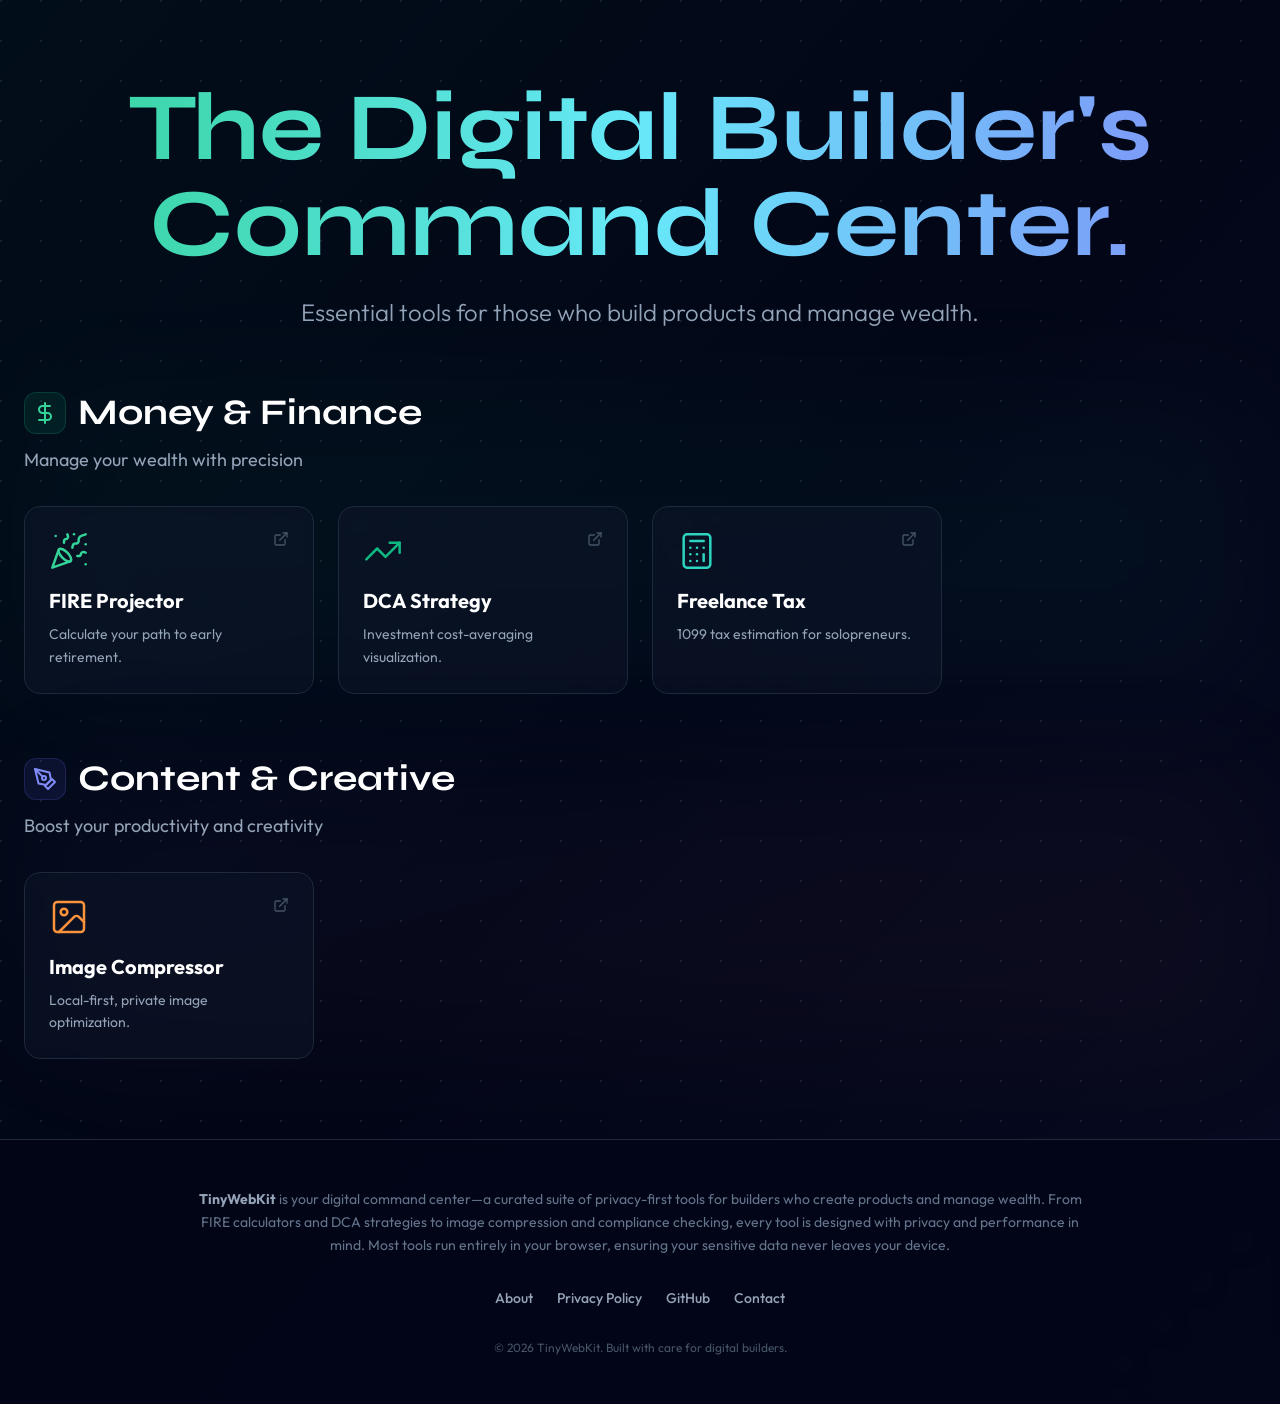
<file: index.html>
<!doctype html>
<html lang="en">

<head>
    <meta charset="UTF-8" />
    <link rel="icon" type="image/svg+xml" href="/vite.svg" />
    <meta name="viewport" content="width=device-width, initial-scale=1.0" />

    <!-- SEO Meta Tags -->
    <title>TinyWebKit - Tiny Tools, Big Impact | Privacy-First Utilities</title>
    <meta name="description"
        content="A curated collection of lightweight, privacy-focused web utilities for developers, creators, and investors. DCA Calculator, FIRE Calculator, Tax Estimator, and more." />
    <meta name="keywords"
        content="web tools, privacy tools, DCA calculator, FIRE calculator, tax calculator, image compressor, developer tools" />
    <script async src="https://pagead2.googlesyndication.com/pagead/js/adsbygoogle.js?client=ca-pub-9927585604543555"
        crossorigin="anonymous"></script>

    <!-- Open Graph -->
    <meta property="og:title" content="TinyWebKit - Tiny Tools, Big Impact" />
    <meta property="og:description"
        content="Privacy-first utilities for digital builders. Financial calculators, tax tools, and more." />
    <meta property="og:type" content="website" />
    <meta property="og:url" content="https://tinywebkit.com" />

    <!-- Twitter Card -->
    <meta name="twitter:card" content="summary_large_image" />
    <meta name="twitter:title" content="TinyWebKit - Tiny Tools, Big Impact" />
    <meta name="twitter:description" content="Privacy-first utilities for digital builders." />
  <script type="module" crossorigin src="/assets/index-DqkuJpaQ.js"></script>
  <link rel="stylesheet" crossorigin href="/assets/index-BKKA95VR.css">
</head>

<body>
    <div id="root"></div>
</body>

</html>
</file>
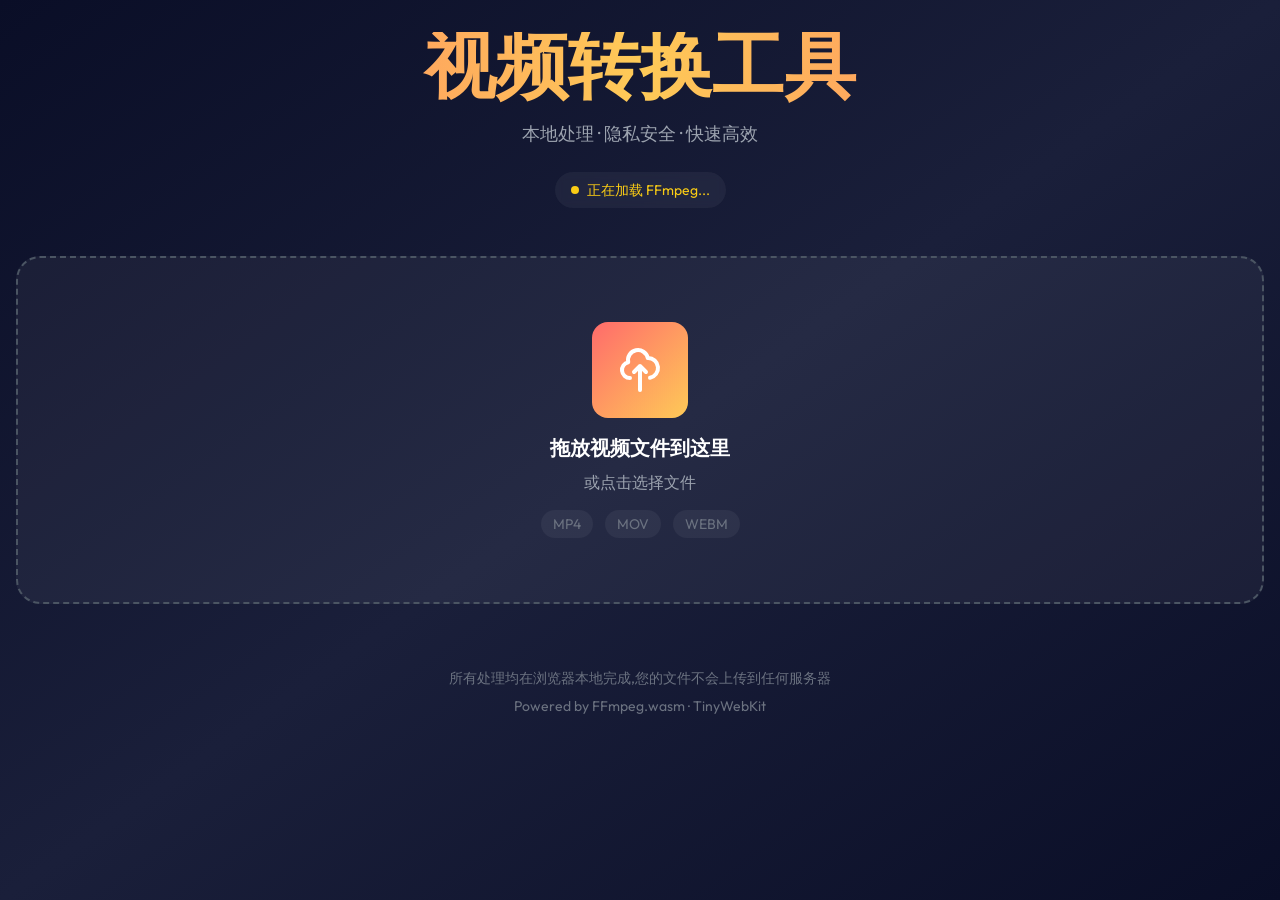
<file: localgifmaker/index.html>
<!doctype html>
<html lang="zh-CN">
  <head>
    <meta charset="UTF-8" />
    <link rel="icon" type="image/svg+xml" href="/vite.svg" />
    <meta name="viewport" content="width=device-width, initial-scale=1.0" />
    <title>本地视频转换器 & GIF制作工具</title>
    <link rel="preconnect" href="https://fonts.googleapis.com">
    <link rel="preconnect" href="https://fonts.gstatic.com" crossorigin>
    <link href="https://fonts.googleapis.com/css2?family=Outfit:wght@300;400;500;600;700&family=Syne:wght@600;700;800&display=swap" rel="stylesheet">
    <script type="module" crossorigin src="/localgifmaker/assets/index-Cc7WjFg0.js"></script>
    <link rel="stylesheet" crossorigin href="/localgifmaker/assets/index-BzmR9wPk.css">
  </head>
  <body>
    <div id="root"></div>
  </body>
</html>
</file>
<file: assets/index-BKKA95VR.css>
@import"https://fonts.googleapis.com/css2?family=Outfit:wght@300;400;500;600;700&family=Syne:wght@700;800&display=swap";*,:before,:after{--tw-border-spacing-x: 0;--tw-border-spacing-y: 0;--tw-translate-x: 0;--tw-translate-y: 0;--tw-rotate: 0;--tw-skew-x: 0;--tw-skew-y: 0;--tw-scale-x: 1;--tw-scale-y: 1;--tw-pan-x: ;--tw-pan-y: ;--tw-pinch-zoom: ;--tw-scroll-snap-strictness: proximity;--tw-gradient-from-position: ;--tw-gradient-via-position: ;--tw-gradient-to-position: ;--tw-ordinal: ;--tw-slashed-zero: ;--tw-numeric-figure: ;--tw-numeric-spacing: ;--tw-numeric-fraction: ;--tw-ring-inset: ;--tw-ring-offset-width: 0px;--tw-ring-offset-color: #fff;--tw-ring-color: rgb(59 130 246 / .5);--tw-ring-offset-shadow: 0 0 #0000;--tw-ring-shadow: 0 0 #0000;--tw-shadow: 0 0 #0000;--tw-shadow-colored: 0 0 #0000;--tw-blur: ;--tw-brightness: ;--tw-contrast: ;--tw-grayscale: ;--tw-hue-rotate: ;--tw-invert: ;--tw-saturate: ;--tw-sepia: ;--tw-drop-shadow: ;--tw-backdrop-blur: ;--tw-backdrop-brightness: ;--tw-backdrop-contrast: ;--tw-backdrop-grayscale: ;--tw-backdrop-hue-rotate: ;--tw-backdrop-invert: ;--tw-backdrop-opacity: ;--tw-backdrop-saturate: ;--tw-backdrop-sepia: ;--tw-contain-size: ;--tw-contain-layout: ;--tw-contain-paint: ;--tw-contain-style: }::backdrop{--tw-border-spacing-x: 0;--tw-border-spacing-y: 0;--tw-translate-x: 0;--tw-translate-y: 0;--tw-rotate: 0;--tw-skew-x: 0;--tw-skew-y: 0;--tw-scale-x: 1;--tw-scale-y: 1;--tw-pan-x: ;--tw-pan-y: ;--tw-pinch-zoom: ;--tw-scroll-snap-strictness: proximity;--tw-gradient-from-position: ;--tw-gradient-via-position: ;--tw-gradient-to-position: ;--tw-ordinal: ;--tw-slashed-zero: ;--tw-numeric-figure: ;--tw-numeric-spacing: ;--tw-numeric-fraction: ;--tw-ring-inset: ;--tw-ring-offset-width: 0px;--tw-ring-offset-color: #fff;--tw-ring-color: rgb(59 130 246 / .5);--tw-ring-offset-shadow: 0 0 #0000;--tw-ring-shadow: 0 0 #0000;--tw-shadow: 0 0 #0000;--tw-shadow-colored: 0 0 #0000;--tw-blur: ;--tw-brightness: ;--tw-contrast: ;--tw-grayscale: ;--tw-hue-rotate: ;--tw-invert: ;--tw-saturate: ;--tw-sepia: ;--tw-drop-shadow: ;--tw-backdrop-blur: ;--tw-backdrop-brightness: ;--tw-backdrop-contrast: ;--tw-backdrop-grayscale: ;--tw-backdrop-hue-rotate: ;--tw-backdrop-invert: ;--tw-backdrop-opacity: ;--tw-backdrop-saturate: ;--tw-backdrop-sepia: ;--tw-contain-size: ;--tw-contain-layout: ;--tw-contain-paint: ;--tw-contain-style: }*,:before,:after{box-sizing:border-box;border-width:0;border-style:solid;border-color:#e5e7eb}:before,:after{--tw-content: ""}html,:host{line-height:1.5;-webkit-text-size-adjust:100%;-moz-tab-size:4;-o-tab-size:4;tab-size:4;font-family:Outfit,system-ui,sans-serif;font-feature-settings:normal;font-variation-settings:normal;-webkit-tap-highlight-color:transparent}body{margin:0;line-height:inherit}hr{height:0;color:inherit;border-top-width:1px}abbr:where([title]){-webkit-text-decoration:underline dotted;text-decoration:underline dotted}h1,h2,h3,h4,h5,h6{font-size:inherit;font-weight:inherit}a{color:inherit;text-decoration:inherit}b,strong{font-weight:bolder}code,kbd,samp,pre{font-family:ui-monospace,SFMono-Regular,Menlo,Monaco,Consolas,Liberation Mono,Courier New,monospace;font-feature-settings:normal;font-variation-settings:normal;font-size:1em}small{font-size:80%}sub,sup{font-size:75%;line-height:0;position:relative;vertical-align:baseline}sub{bottom:-.25em}sup{top:-.5em}table{text-indent:0;border-color:inherit;border-collapse:collapse}button,input,optgroup,select,textarea{font-family:inherit;font-feature-settings:inherit;font-variation-settings:inherit;font-size:100%;font-weight:inherit;line-height:inherit;letter-spacing:inherit;color:inherit;margin:0;padding:0}button,select{text-transform:none}button,input:where([type=button]),input:where([type=reset]),input:where([type=submit]){-webkit-appearance:button;background-color:transparent;background-image:none}:-moz-focusring{outline:auto}:-moz-ui-invalid{box-shadow:none}progress{vertical-align:baseline}::-webkit-inner-spin-button,::-webkit-outer-spin-button{height:auto}[type=search]{-webkit-appearance:textfield;outline-offset:-2px}::-webkit-search-decoration{-webkit-appearance:none}::-webkit-file-upload-button{-webkit-appearance:button;font:inherit}summary{display:list-item}blockquote,dl,dd,h1,h2,h3,h4,h5,h6,hr,figure,p,pre{margin:0}fieldset{margin:0;padding:0}legend{padding:0}ol,ul,menu{list-style:none;margin:0;padding:0}dialog{padding:0}textarea{resize:vertical}input::-moz-placeholder,textarea::-moz-placeholder{opacity:1;color:#9ca3af}input::placeholder,textarea::placeholder{opacity:1;color:#9ca3af}button,[role=button]{cursor:pointer}:disabled{cursor:default}img,svg,video,canvas,audio,iframe,embed,object{display:block;vertical-align:middle}img,video{max-width:100%;height:auto}[hidden]:where(:not([hidden=until-found])){display:none}body{-webkit-font-smoothing:antialiased;-moz-osx-font-smoothing:grayscale}.container{width:100%}@media (min-width: 640px){.container{max-width:640px}}@media (min-width: 768px){.container{max-width:768px}}@media (min-width: 1024px){.container{max-width:1024px}}@media (min-width: 1280px){.container{max-width:1280px}}@media (min-width: 1536px){.container{max-width:1536px}}.absolute{position:absolute}.relative{position:relative}.inset-0{top:0;right:0;bottom:0;left:0}.z-10{z-index:10}.mx-auto{margin-left:auto;margin-right:auto}.mb-2{margin-bottom:.5rem}.mb-3{margin-bottom:.75rem}.mb-4{margin-bottom:1rem}.mb-6{margin-bottom:1.5rem}.mb-8{margin-bottom:2rem}.flex{display:flex}.grid{display:grid}.h-10{height:2.5rem}.h-4{height:1rem}.h-6{height:1.5rem}.min-h-screen{min-height:100vh}.w-10{width:2.5rem}.w-4{width:1rem}.w-6{width:1.5rem}.max-w-3xl{max-width:48rem}.max-w-4xl{max-width:56rem}.max-w-7xl{max-width:80rem}.grid-cols-1{grid-template-columns:repeat(1,minmax(0,1fr))}.flex-wrap{flex-wrap:wrap}.items-start{align-items:flex-start}.items-center{align-items:center}.justify-center{justify-content:center}.justify-between{justify-content:space-between}.gap-3{gap:.75rem}.gap-6{gap:1.5rem}.space-y-16>:not([hidden])~:not([hidden]){--tw-space-y-reverse: 0;margin-top:calc(4rem * calc(1 - var(--tw-space-y-reverse)));margin-bottom:calc(4rem * var(--tw-space-y-reverse))}.overflow-hidden{overflow:hidden}.rounded-2xl{border-radius:1rem}.rounded-3xl{border-radius:1.5rem}.rounded-xl{border-radius:.75rem}.border{border-width:1px}.border-t{border-top-width:1px}.border-emerald-500\/20{border-color:#10b98133}.border-indigo-500\/20{border-color:#6366f133}.border-slate-800{--tw-border-opacity: 1;border-color:rgb(30 41 59 / var(--tw-border-opacity, 1))}.bg-emerald-500\/10{background-color:#10b9811a}.bg-indigo-500\/10{background-color:#6366f11a}.bg-slate-900\/50{background-color:#0f172a80}.bg-slate-950{--tw-bg-opacity: 1;background-color:rgb(2 6 23 / var(--tw-bg-opacity, 1))}.bg-slate-950\/80{background-color:#020617cc}.bg-\[radial-gradient\(circle_at_1px_1px\,_rgb\(148_163_184_\/_0\.15\)_1px\,_transparent_0\)\]{background-image:radial-gradient(circle at 1px 1px,rgb(148 163 184 / .15) 1px,transparent 0)}.bg-gradient-to-br{background-image:linear-gradient(to bottom right,var(--tw-gradient-stops))}.bg-gradient-to-r{background-image:linear-gradient(to right,var(--tw-gradient-stops))}.from-emerald-400{--tw-gradient-from: #34d399 var(--tw-gradient-from-position);--tw-gradient-to: rgb(52 211 153 / 0) var(--tw-gradient-to-position);--tw-gradient-stops: var(--tw-gradient-from), var(--tw-gradient-to)}.from-emerald-500\/20{--tw-gradient-from: rgb(16 185 129 / .2) var(--tw-gradient-from-position);--tw-gradient-to: rgb(16 185 129 / 0) var(--tw-gradient-to-position);--tw-gradient-stops: var(--tw-gradient-from), var(--tw-gradient-to)}.from-emerald-950\/20{--tw-gradient-from: rgb(2 44 34 / .2) var(--tw-gradient-from-position);--tw-gradient-to: rgb(2 44 34 / 0) var(--tw-gradient-to-position);--tw-gradient-stops: var(--tw-gradient-from), var(--tw-gradient-to)}.from-indigo-500\/20{--tw-gradient-from: rgb(99 102 241 / .2) var(--tw-gradient-from-position);--tw-gradient-to: rgb(99 102 241 / 0) var(--tw-gradient-to-position);--tw-gradient-stops: var(--tw-gradient-from), var(--tw-gradient-to)}.from-slate-500\/0{--tw-gradient-from: rgb(100 116 139 / 0) var(--tw-gradient-from-position);--tw-gradient-to: rgb(100 116 139 / 0) var(--tw-gradient-to-position);--tw-gradient-stops: var(--tw-gradient-from), var(--tw-gradient-to)}.via-cyan-300{--tw-gradient-to: rgb(103 232 249 / 0) var(--tw-gradient-to-position);--tw-gradient-stops: var(--tw-gradient-from), #67e8f9 var(--tw-gradient-via-position), var(--tw-gradient-to)}.via-transparent{--tw-gradient-to: rgb(0 0 0 / 0) var(--tw-gradient-to-position);--tw-gradient-stops: var(--tw-gradient-from), transparent var(--tw-gradient-via-position), var(--tw-gradient-to)}.to-indigo-400{--tw-gradient-to: #818cf8 var(--tw-gradient-to-position)}.to-indigo-950\/20{--tw-gradient-to: rgb(30 27 75 / .2) var(--tw-gradient-to-position)}.to-orange-500\/20{--tw-gradient-to: rgb(249 115 22 / .2) var(--tw-gradient-to-position)}.to-slate-500\/0{--tw-gradient-to: rgb(100 116 139 / 0) var(--tw-gradient-to-position)}.to-teal-500\/20{--tw-gradient-to: rgb(20 184 166 / .2) var(--tw-gradient-to-position)}.bg-\[size\:40px_40px\]{background-size:40px 40px}.bg-clip-text{-webkit-background-clip:text;background-clip:text}.p-2{padding:.5rem}.p-6{padding:1.5rem}.px-6{padding-left:1.5rem;padding-right:1.5rem}.py-12{padding-top:3rem;padding-bottom:3rem}.pb-16{padding-bottom:4rem}.pb-20{padding-bottom:5rem}.pt-20{padding-top:5rem}.text-center{text-align:center}.font-display{font-family:Syne,system-ui,sans-serif}.text-3xl{font-size:1.875rem;line-height:2.25rem}.text-6xl{font-size:3.75rem;line-height:1}.text-lg{font-size:1.125rem;line-height:1.75rem}.text-sm{font-size:.875rem;line-height:1.25rem}.text-xl{font-size:1.25rem;line-height:1.75rem}.text-xs{font-size:.75rem;line-height:1rem}.font-bold{font-weight:700}.font-light{font-weight:300}.font-medium{font-weight:500}.leading-relaxed{line-height:1.625}.text-emerald-400{--tw-text-opacity: 1;color:rgb(52 211 153 / var(--tw-text-opacity, 1))}.text-emerald-500{--tw-text-opacity: 1;color:rgb(16 185 129 / var(--tw-text-opacity, 1))}.text-indigo-400{--tw-text-opacity: 1;color:rgb(129 140 248 / var(--tw-text-opacity, 1))}.text-orange-400{--tw-text-opacity: 1;color:rgb(251 146 60 / var(--tw-text-opacity, 1))}.text-slate-400{--tw-text-opacity: 1;color:rgb(148 163 184 / var(--tw-text-opacity, 1))}.text-slate-500{--tw-text-opacity: 1;color:rgb(100 116 139 / var(--tw-text-opacity, 1))}.text-slate-600{--tw-text-opacity: 1;color:rgb(71 85 105 / var(--tw-text-opacity, 1))}.text-teal-400{--tw-text-opacity: 1;color:rgb(45 212 191 / var(--tw-text-opacity, 1))}.text-transparent{color:transparent}.text-white{--tw-text-opacity: 1;color:rgb(255 255 255 / var(--tw-text-opacity, 1))}.opacity-20{opacity:.2}.shadow{--tw-shadow: 0 1px 3px 0 rgb(0 0 0 / .1), 0 1px 2px -1px rgb(0 0 0 / .1);--tw-shadow-colored: 0 1px 3px 0 var(--tw-shadow-color), 0 1px 2px -1px var(--tw-shadow-color);box-shadow:var(--tw-ring-offset-shadow, 0 0 #0000),var(--tw-ring-shadow, 0 0 #0000),var(--tw-shadow)}.blur-3xl{--tw-blur: blur(64px);filter:var(--tw-blur) var(--tw-brightness) var(--tw-contrast) var(--tw-grayscale) var(--tw-hue-rotate) var(--tw-invert) var(--tw-saturate) var(--tw-sepia) var(--tw-drop-shadow)}.backdrop-blur-sm{--tw-backdrop-blur: blur(4px);-webkit-backdrop-filter:var(--tw-backdrop-blur) var(--tw-backdrop-brightness) var(--tw-backdrop-contrast) var(--tw-backdrop-grayscale) var(--tw-backdrop-hue-rotate) var(--tw-backdrop-invert) var(--tw-backdrop-opacity) var(--tw-backdrop-saturate) var(--tw-backdrop-sepia);backdrop-filter:var(--tw-backdrop-blur) var(--tw-backdrop-brightness) var(--tw-backdrop-contrast) var(--tw-backdrop-grayscale) var(--tw-backdrop-hue-rotate) var(--tw-backdrop-invert) var(--tw-backdrop-opacity) var(--tw-backdrop-saturate) var(--tw-backdrop-sepia)}.transition{transition-property:color,background-color,border-color,text-decoration-color,fill,stroke,opacity,box-shadow,transform,filter,backdrop-filter;transition-timing-function:cubic-bezier(.4,0,.2,1);transition-duration:.15s}.transition-all{transition-property:all;transition-timing-function:cubic-bezier(.4,0,.2,1);transition-duration:.15s}.transition-colors{transition-property:color,background-color,border-color,text-decoration-color,fill,stroke;transition-timing-function:cubic-bezier(.4,0,.2,1);transition-duration:.15s}.duration-300{transition-duration:.3s}.hover\:border-slate-700:hover{--tw-border-opacity: 1;border-color:rgb(51 65 85 / var(--tw-border-opacity, 1))}.hover\:text-emerald-400:hover{--tw-text-opacity: 1;color:rgb(52 211 153 / var(--tw-text-opacity, 1))}.hover\:text-indigo-400:hover{--tw-text-opacity: 1;color:rgb(129 140 248 / var(--tw-text-opacity, 1))}.hover\:shadow-2xl:hover{--tw-shadow: 0 25px 50px -12px rgb(0 0 0 / .25);--tw-shadow-colored: 0 25px 50px -12px var(--tw-shadow-color);box-shadow:var(--tw-ring-offset-shadow, 0 0 #0000),var(--tw-ring-shadow, 0 0 #0000),var(--tw-shadow)}.hover\:shadow-emerald-500\/10:hover{--tw-shadow-color: rgb(16 185 129 / .1);--tw-shadow: var(--tw-shadow-colored)}.hover\:shadow-indigo-500\/10:hover{--tw-shadow-color: rgb(99 102 241 / .1);--tw-shadow: var(--tw-shadow-colored)}.group:hover .group-hover\:from-slate-500\/5{--tw-gradient-from: rgb(100 116 139 / .05) var(--tw-gradient-from-position);--tw-gradient-to: rgb(100 116 139 / 0) var(--tw-gradient-to-position);--tw-gradient-stops: var(--tw-gradient-from), var(--tw-gradient-to)}.group:hover .group-hover\:to-slate-500\/5{--tw-gradient-to: rgb(100 116 139 / .05) var(--tw-gradient-to-position)}.group:hover .group-hover\:text-slate-100{--tw-text-opacity: 1;color:rgb(241 245 249 / var(--tw-text-opacity, 1))}.group:hover .group-hover\:text-slate-400{--tw-text-opacity: 1;color:rgb(148 163 184 / var(--tw-text-opacity, 1))}@media (min-width: 768px){.md\:grid-cols-2{grid-template-columns:repeat(2,minmax(0,1fr))}.md\:justify-start{justify-content:flex-start}.md\:text-left{text-align:left}.md\:text-2xl{font-size:1.5rem;line-height:2rem}.md\:text-4xl{font-size:2.25rem;line-height:2.5rem}.md\:text-7xl{font-size:4.5rem;line-height:1}}@media (min-width: 1024px){.lg\:grid-cols-4{grid-template-columns:repeat(4,minmax(0,1fr))}.lg\:text-8xl{font-size:6rem;line-height:1}}
</file>
<file: localgifmaker/assets/index-BzmR9wPk.css>
.rc-slider{position:relative;width:100%;height:14px;padding:5px 0;border-radius:6px;touch-action:none;box-sizing:border-box;-webkit-tap-highlight-color:rgba(0,0,0,0)}.rc-slider-rail{position:absolute;width:100%;height:4px;background-color:#e9e9e9;border-radius:6px}.rc-slider-track,.rc-slider-tracks{position:absolute;height:4px;background-color:#abe2fb;border-radius:6px}.rc-slider-track-draggable{z-index:1;box-sizing:content-box;background-clip:content-box;border-top:5px solid rgba(0,0,0,0);border-bottom:5px solid rgba(0,0,0,0);transform:translateY(-5px)}.rc-slider-handle{position:absolute;z-index:1;width:14px;height:14px;margin-top:-5px;background-color:#fff;border:solid 2px #96dbfa;border-radius:50%;cursor:pointer;cursor:grab;opacity:.8;touch-action:pan-x}.rc-slider-handle-dragging.rc-slider-handle-dragging.rc-slider-handle-dragging{border-color:#57c5f7;box-shadow:0 0 0 5px #96dbfa}.rc-slider-handle:focus{outline:none;box-shadow:none}.rc-slider-handle:focus-visible{border-color:#2db7f5;box-shadow:0 0 0 3px #96dbfa}.rc-slider-handle-click-focused:focus{border-color:#96dbfa;box-shadow:unset}.rc-slider-handle:hover{border-color:#57c5f7}.rc-slider-handle:active{border-color:#57c5f7;box-shadow:0 0 5px #57c5f7;cursor:grabbing}.rc-slider-mark-text{position:absolute;display:inline-block;color:#999;text-align:center;vertical-align:middle;cursor:pointer}.rc-slider-mark-text-active{color:#666}.rc-slider-step{position:absolute;width:100%;height:4px;background:transparent}.rc-slider-dot{position:absolute;bottom:-2px;width:8px;height:8px;vertical-align:middle;background-color:#fff;border:2px solid #e9e9e9;border-radius:50%;cursor:pointer}.rc-slider-dot-active{border-color:#96dbfa}.rc-slider-dot-reverse{margin-right:-4px}.rc-slider-disabled{background-color:#e9e9e9}.rc-slider-disabled .rc-slider-handle,.rc-slider-disabled .rc-slider-dot{background-color:#fff;border-color:#ccc;box-shadow:none;cursor:not-allowed}.rc-slider-disabled .rc-slider-mark-text,.rc-slider-disabled .rc-slider-dot{cursor:not-allowed!important}.rc-slider-vertical{width:14px;height:100%;padding:0 5px}.rc-slider-vertical .rc-slider-rail{width:4px;height:100%}.rc-slider-vertical .rc-slider-track{bottom:0;left:5px;width:4px}.rc-slider-vertical .rc-slider-track-draggable{border-top:0;border-bottom:0;border-right:5px solid rgba(0,0,0,0);border-left:5px solid rgba(0,0,0,0);transform:translate(-5px)}.rc-slider-vertical .rc-slider-handle{position:absolute;z-index:1;margin-top:0;margin-left:-5px;touch-action:pan-y}.rc-slider-vertical .rc-slider-mark{top:0;left:18px;height:100%}.rc-slider-vertical .rc-slider-step{width:4px;height:100%}.rc-slider-vertical .rc-slider-dot{margin-left:-2px}.rc-slider-tooltip-zoom-down-enter,.rc-slider-tooltip-zoom-down-appear,.rc-slider-tooltip-zoom-down-leave{display:block!important;animation-duration:.3s;animation-fill-mode:both;animation-play-state:paused}.rc-slider-tooltip-zoom-down-enter.rc-slider-tooltip-zoom-down-enter-active,.rc-slider-tooltip-zoom-down-appear.rc-slider-tooltip-zoom-down-appear-active{animation-name:rcSliderTooltipZoomDownIn;animation-play-state:running}.rc-slider-tooltip-zoom-down-leave.rc-slider-tooltip-zoom-down-leave-active{animation-name:rcSliderTooltipZoomDownOut;animation-play-state:running}.rc-slider-tooltip-zoom-down-enter,.rc-slider-tooltip-zoom-down-appear{transform:scale(0);animation-timing-function:cubic-bezier(.23,1,.32,1)}.rc-slider-tooltip-zoom-down-leave{animation-timing-function:cubic-bezier(.755,.05,.855,.06)}@keyframes rcSliderTooltipZoomDownIn{0%{transform:scale(0);transform-origin:50% 100%;opacity:0}to{transform:scale(1);transform-origin:50% 100%}}@keyframes rcSliderTooltipZoomDownOut{0%{transform:scale(1);transform-origin:50% 100%}to{transform:scale(0);transform-origin:50% 100%;opacity:0}}.rc-slider-tooltip{position:absolute;top:-9999px;left:-9999px;visibility:visible;box-sizing:border-box;-webkit-tap-highlight-color:rgba(0,0,0,0)}.rc-slider-tooltip *{box-sizing:border-box;-webkit-tap-highlight-color:rgba(0,0,0,0)}.rc-slider-tooltip-hidden{display:none}.rc-slider-tooltip-placement-top{padding:4px 0 8px}.rc-slider-tooltip-inner{min-width:24px;height:24px;padding:6px 2px;color:#fff;font-size:12px;line-height:1;text-align:center;text-decoration:none;background-color:#6c6c6c;border-radius:6px;box-shadow:0 0 4px #d9d9d9}.rc-slider-tooltip-arrow{position:absolute;width:0;height:0;border-color:transparent;border-style:solid}.rc-slider-tooltip-placement-top .rc-slider-tooltip-arrow{bottom:4px;left:50%;margin-left:-4px;border-width:4px 4px 0;border-top-color:#6c6c6c}*,:before,:after{--tw-border-spacing-x: 0;--tw-border-spacing-y: 0;--tw-translate-x: 0;--tw-translate-y: 0;--tw-rotate: 0;--tw-skew-x: 0;--tw-skew-y: 0;--tw-scale-x: 1;--tw-scale-y: 1;--tw-pan-x: ;--tw-pan-y: ;--tw-pinch-zoom: ;--tw-scroll-snap-strictness: proximity;--tw-gradient-from-position: ;--tw-gradient-via-position: ;--tw-gradient-to-position: ;--tw-ordinal: ;--tw-slashed-zero: ;--tw-numeric-figure: ;--tw-numeric-spacing: ;--tw-numeric-fraction: ;--tw-ring-inset: ;--tw-ring-offset-width: 0px;--tw-ring-offset-color: #fff;--tw-ring-color: rgb(59 130 246 / .5);--tw-ring-offset-shadow: 0 0 #0000;--tw-ring-shadow: 0 0 #0000;--tw-shadow: 0 0 #0000;--tw-shadow-colored: 0 0 #0000;--tw-blur: ;--tw-brightness: ;--tw-contrast: ;--tw-grayscale: ;--tw-hue-rotate: ;--tw-invert: ;--tw-saturate: ;--tw-sepia: ;--tw-drop-shadow: ;--tw-backdrop-blur: ;--tw-backdrop-brightness: ;--tw-backdrop-contrast: ;--tw-backdrop-grayscale: ;--tw-backdrop-hue-rotate: ;--tw-backdrop-invert: ;--tw-backdrop-opacity: ;--tw-backdrop-saturate: ;--tw-backdrop-sepia: ;--tw-contain-size: ;--tw-contain-layout: ;--tw-contain-paint: ;--tw-contain-style: }::backdrop{--tw-border-spacing-x: 0;--tw-border-spacing-y: 0;--tw-translate-x: 0;--tw-translate-y: 0;--tw-rotate: 0;--tw-skew-x: 0;--tw-skew-y: 0;--tw-scale-x: 1;--tw-scale-y: 1;--tw-pan-x: ;--tw-pan-y: ;--tw-pinch-zoom: ;--tw-scroll-snap-strictness: proximity;--tw-gradient-from-position: ;--tw-gradient-via-position: ;--tw-gradient-to-position: ;--tw-ordinal: ;--tw-slashed-zero: ;--tw-numeric-figure: ;--tw-numeric-spacing: ;--tw-numeric-fraction: ;--tw-ring-inset: ;--tw-ring-offset-width: 0px;--tw-ring-offset-color: #fff;--tw-ring-color: rgb(59 130 246 / .5);--tw-ring-offset-shadow: 0 0 #0000;--tw-ring-shadow: 0 0 #0000;--tw-shadow: 0 0 #0000;--tw-shadow-colored: 0 0 #0000;--tw-blur: ;--tw-brightness: ;--tw-contrast: ;--tw-grayscale: ;--tw-hue-rotate: ;--tw-invert: ;--tw-saturate: ;--tw-sepia: ;--tw-drop-shadow: ;--tw-backdrop-blur: ;--tw-backdrop-brightness: ;--tw-backdrop-contrast: ;--tw-backdrop-grayscale: ;--tw-backdrop-hue-rotate: ;--tw-backdrop-invert: ;--tw-backdrop-opacity: ;--tw-backdrop-saturate: ;--tw-backdrop-sepia: ;--tw-contain-size: ;--tw-contain-layout: ;--tw-contain-paint: ;--tw-contain-style: }*,:before,:after{box-sizing:border-box;border-width:0;border-style:solid;border-color:#e5e7eb}:before,:after{--tw-content: ""}html,:host{line-height:1.5;-webkit-text-size-adjust:100%;-moz-tab-size:4;-o-tab-size:4;tab-size:4;font-family:Outfit,system-ui,sans-serif;font-feature-settings:normal;font-variation-settings:normal;-webkit-tap-highlight-color:transparent}body{margin:0;line-height:inherit}hr{height:0;color:inherit;border-top-width:1px}abbr:where([title]){-webkit-text-decoration:underline dotted;text-decoration:underline dotted}h1,h2,h3,h4,h5,h6{font-size:inherit;font-weight:inherit}a{color:inherit;text-decoration:inherit}b,strong{font-weight:bolder}code,kbd,samp,pre{font-family:ui-monospace,SFMono-Regular,Menlo,Monaco,Consolas,Liberation Mono,Courier New,monospace;font-feature-settings:normal;font-variation-settings:normal;font-size:1em}small{font-size:80%}sub,sup{font-size:75%;line-height:0;position:relative;vertical-align:baseline}sub{bottom:-.25em}sup{top:-.5em}table{text-indent:0;border-color:inherit;border-collapse:collapse}button,input,optgroup,select,textarea{font-family:inherit;font-feature-settings:inherit;font-variation-settings:inherit;font-size:100%;font-weight:inherit;line-height:inherit;letter-spacing:inherit;color:inherit;margin:0;padding:0}button,select{text-transform:none}button,input:where([type=button]),input:where([type=reset]),input:where([type=submit]){-webkit-appearance:button;background-color:transparent;background-image:none}:-moz-focusring{outline:auto}:-moz-ui-invalid{box-shadow:none}progress{vertical-align:baseline}::-webkit-inner-spin-button,::-webkit-outer-spin-button{height:auto}[type=search]{-webkit-appearance:textfield;outline-offset:-2px}::-webkit-search-decoration{-webkit-appearance:none}::-webkit-file-upload-button{-webkit-appearance:button;font:inherit}summary{display:list-item}blockquote,dl,dd,h1,h2,h3,h4,h5,h6,hr,figure,p,pre{margin:0}fieldset{margin:0;padding:0}legend{padding:0}ol,ul,menu{list-style:none;margin:0;padding:0}dialog{padding:0}textarea{resize:vertical}input::-moz-placeholder,textarea::-moz-placeholder{opacity:1;color:#9ca3af}input::placeholder,textarea::placeholder{opacity:1;color:#9ca3af}button,[role=button]{cursor:pointer}:disabled{cursor:default}img,svg,video,canvas,audio,iframe,embed,object{display:block;vertical-align:middle}img,video{max-width:100%;height:auto}[hidden]:where(:not([hidden=until-found])){display:none}.relative{position:relative}.mx-auto{margin-left:auto;margin-right:auto}.mb-12{margin-bottom:3rem}.mb-2{margin-bottom:.5rem}.mb-3{margin-bottom:.75rem}.mb-4{margin-bottom:1rem}.mb-6{margin-bottom:1.5rem}.ml-2{margin-left:.5rem}.mt-0\.5{margin-top:.125rem}.mt-16{margin-top:4rem}.mt-2{margin-top:.5rem}.mt-4{margin-top:1rem}.mt-6{margin-top:1.5rem}.mt-8{margin-top:2rem}.block{display:block}.flex{display:flex}.inline-flex{display:inline-flex}.grid{display:grid}.hidden{display:none}.h-12{height:3rem}.h-2{height:.5rem}.h-24{height:6rem}.h-5{height:1.25rem}.max-h-48{max-height:12rem}.min-h-screen{min-height:100vh}.w-12{width:3rem}.w-2{width:.5rem}.w-24{width:6rem}.w-5{width:1.25rem}.w-full{width:100%}.max-w-7xl{max-width:80rem}.max-w-\[200px\]{max-width:200px}.flex-shrink-0{flex-shrink:0}.scale-105{--tw-scale-x: 1.05;--tw-scale-y: 1.05;transform:translate(var(--tw-translate-x),var(--tw-translate-y)) rotate(var(--tw-rotate)) skew(var(--tw-skew-x)) skewY(var(--tw-skew-y)) scaleX(var(--tw-scale-x)) scaleY(var(--tw-scale-y))}.transform{transform:translate(var(--tw-translate-x),var(--tw-translate-y)) rotate(var(--tw-rotate)) skew(var(--tw-skew-x)) skewY(var(--tw-skew-y)) scaleX(var(--tw-scale-x)) scaleY(var(--tw-scale-y))}@keyframes spin{to{transform:rotate(360deg)}}.animate-spin{animation:spin 1s linear infinite}.cursor-not-allowed{cursor:not-allowed}.cursor-pointer{cursor:pointer}.grid-cols-2{grid-template-columns:repeat(2,minmax(0,1fr))}.grid-cols-3{grid-template-columns:repeat(3,minmax(0,1fr))}.items-start{align-items:flex-start}.items-center{align-items:center}.justify-center{justify-content:center}.justify-between{justify-content:space-between}.gap-2{gap:.5rem}.gap-3{gap:.75rem}.gap-8{gap:2rem}.space-y-1>:not([hidden])~:not([hidden]){--tw-space-y-reverse: 0;margin-top:calc(.25rem * calc(1 - var(--tw-space-y-reverse)));margin-bottom:calc(.25rem * var(--tw-space-y-reverse))}.space-y-2>:not([hidden])~:not([hidden]){--tw-space-y-reverse: 0;margin-top:calc(.5rem * calc(1 - var(--tw-space-y-reverse)));margin-bottom:calc(.5rem * var(--tw-space-y-reverse))}.space-y-4>:not([hidden])~:not([hidden]){--tw-space-y-reverse: 0;margin-top:calc(1rem * calc(1 - var(--tw-space-y-reverse)));margin-bottom:calc(1rem * var(--tw-space-y-reverse))}.space-y-6>:not([hidden])~:not([hidden]){--tw-space-y-reverse: 0;margin-top:calc(1.5rem * calc(1 - var(--tw-space-y-reverse)));margin-bottom:calc(1.5rem * var(--tw-space-y-reverse))}.overflow-hidden{overflow:hidden}.overflow-y-auto{overflow-y:auto}.truncate{overflow:hidden;text-overflow:ellipsis;white-space:nowrap}.rounded-2xl{border-radius:1rem}.rounded-3xl{border-radius:1.5rem}.rounded-full{border-radius:9999px}.rounded-xl{border-radius:.75rem}.border{border-width:1px}.border-2{border-width:2px}.border-dashed{border-style:dashed}.border-\[\#ff6b6b\]{--tw-border-opacity: 1;border-color:rgb(255 107 107 / var(--tw-border-opacity, 1))}.border-blue-500\/30{border-color:#3b82f64d}.border-gray-600{--tw-border-opacity: 1;border-color:rgb(75 85 99 / var(--tw-border-opacity, 1))}.border-white\/10{border-color:#ffffff1a}.bg-\[\#feca57\]{--tw-bg-opacity: 1;background-color:rgb(254 202 87 / var(--tw-bg-opacity, 1))}.bg-\[\#ff6b6b\]{--tw-bg-opacity: 1;background-color:rgb(255 107 107 / var(--tw-bg-opacity, 1))}.bg-\[\#ff6b6b\]\/10{background-color:#ff6b6b1a}.bg-black{--tw-bg-opacity: 1;background-color:rgb(0 0 0 / var(--tw-bg-opacity, 1))}.bg-black\/30{background-color:#0000004d}.bg-blue-500\/10{background-color:#3b82f61a}.bg-gray-600{--tw-bg-opacity: 1;background-color:rgb(75 85 99 / var(--tw-bg-opacity, 1))}.bg-green-400{--tw-bg-opacity: 1;background-color:rgb(74 222 128 / var(--tw-bg-opacity, 1))}.bg-green-500{--tw-bg-opacity: 1;background-color:rgb(34 197 94 / var(--tw-bg-opacity, 1))}.bg-red-400{--tw-bg-opacity: 1;background-color:rgb(248 113 113 / var(--tw-bg-opacity, 1))}.bg-white\/5{background-color:#ffffff0d}.bg-yellow-400{--tw-bg-opacity: 1;background-color:rgb(250 204 21 / var(--tw-bg-opacity, 1))}.bg-gradient-to-br{background-image:linear-gradient(to bottom right,var(--tw-gradient-stops))}.bg-gradient-to-r{background-image:linear-gradient(to right,var(--tw-gradient-stops))}.from-\[\#0a0e27\]{--tw-gradient-from: #0a0e27 var(--tw-gradient-from-position);--tw-gradient-to: rgb(10 14 39 / 0) var(--tw-gradient-to-position);--tw-gradient-stops: var(--tw-gradient-from), var(--tw-gradient-to)}.from-\[\#ff6b6b\]{--tw-gradient-from: #ff6b6b var(--tw-gradient-from-position);--tw-gradient-to: rgb(255 107 107 / 0) var(--tw-gradient-to-position);--tw-gradient-stops: var(--tw-gradient-from), var(--tw-gradient-to)}.via-\[\#1a1f3a\]{--tw-gradient-to: rgb(26 31 58 / 0) var(--tw-gradient-to-position);--tw-gradient-stops: var(--tw-gradient-from), #1a1f3a var(--tw-gradient-via-position), var(--tw-gradient-to)}.via-\[\#feca57\]{--tw-gradient-to: rgb(254 202 87 / 0) var(--tw-gradient-to-position);--tw-gradient-stops: var(--tw-gradient-from), #feca57 var(--tw-gradient-via-position), var(--tw-gradient-to)}.to-\[\#0a0e27\]{--tw-gradient-to: #0a0e27 var(--tw-gradient-to-position)}.to-\[\#feca57\]{--tw-gradient-to: #feca57 var(--tw-gradient-to-position)}.to-\[\#ff6b6b\]{--tw-gradient-to: #ff6b6b var(--tw-gradient-to-position)}.bg-clip-text{-webkit-background-clip:text;background-clip:text}.p-16{padding:4rem}.p-4{padding:1rem}.p-6{padding:1.5rem}.px-3{padding-left:.75rem;padding-right:.75rem}.px-4{padding-left:1rem;padding-right:1rem}.px-6{padding-left:1.5rem;padding-right:1.5rem}.py-1{padding-top:.25rem;padding-bottom:.25rem}.py-2{padding-top:.5rem;padding-bottom:.5rem}.py-3{padding-top:.75rem;padding-bottom:.75rem}.py-4{padding-top:1rem;padding-bottom:1rem}.py-8{padding-top:2rem;padding-bottom:2rem}.text-center{text-align:center}.font-display{font-family:Syne,system-ui,sans-serif}.font-mono{font-family:ui-monospace,SFMono-Regular,Menlo,Monaco,Consolas,Liberation Mono,Courier New,monospace}.text-2xl{font-size:1.5rem;line-height:2rem}.text-5xl{font-size:3rem;line-height:1}.text-lg{font-size:1.125rem;line-height:1.75rem}.text-sm{font-size:.875rem;line-height:1.25rem}.text-xl{font-size:1.25rem;line-height:1.75rem}.text-xs{font-size:.75rem;line-height:1rem}.font-bold{font-weight:700}.font-medium{font-weight:500}.font-semibold{font-weight:600}.uppercase{text-transform:uppercase}.text-\[\#feca57\]{--tw-text-opacity: 1;color:rgb(254 202 87 / var(--tw-text-opacity, 1))}.text-blue-300{--tw-text-opacity: 1;color:rgb(147 197 253 / var(--tw-text-opacity, 1))}.text-gray-300{--tw-text-opacity: 1;color:rgb(209 213 219 / var(--tw-text-opacity, 1))}.text-gray-400{--tw-text-opacity: 1;color:rgb(156 163 175 / var(--tw-text-opacity, 1))}.text-gray-500{--tw-text-opacity: 1;color:rgb(107 114 128 / var(--tw-text-opacity, 1))}.text-green-400{--tw-text-opacity: 1;color:rgb(74 222 128 / var(--tw-text-opacity, 1))}.text-red-400{--tw-text-opacity: 1;color:rgb(248 113 113 / var(--tw-text-opacity, 1))}.text-transparent{color:transparent}.text-white{--tw-text-opacity: 1;color:rgb(255 255 255 / var(--tw-text-opacity, 1))}.text-yellow-400{--tw-text-opacity: 1;color:rgb(250 204 21 / var(--tw-text-opacity, 1))}.opacity-25{opacity:.25}.opacity-75{opacity:.75}.shadow-lg{--tw-shadow: 0 10px 15px -3px rgb(0 0 0 / .1), 0 4px 6px -4px rgb(0 0 0 / .1);--tw-shadow-colored: 0 10px 15px -3px var(--tw-shadow-color), 0 4px 6px -4px var(--tw-shadow-color);box-shadow:var(--tw-ring-offset-shadow, 0 0 #0000),var(--tw-ring-shadow, 0 0 #0000),var(--tw-shadow)}.shadow-\[\#ff6b6b\]\/30{--tw-shadow-color: rgb(255 107 107 / .3);--tw-shadow: var(--tw-shadow-colored)}.backdrop-blur-sm{--tw-backdrop-blur: blur(4px);-webkit-backdrop-filter:var(--tw-backdrop-blur) var(--tw-backdrop-brightness) var(--tw-backdrop-contrast) var(--tw-backdrop-grayscale) var(--tw-backdrop-hue-rotate) var(--tw-backdrop-invert) var(--tw-backdrop-opacity) var(--tw-backdrop-saturate) var(--tw-backdrop-sepia);backdrop-filter:var(--tw-backdrop-blur) var(--tw-backdrop-brightness) var(--tw-backdrop-contrast) var(--tw-backdrop-grayscale) var(--tw-backdrop-hue-rotate) var(--tw-backdrop-invert) var(--tw-backdrop-opacity) var(--tw-backdrop-saturate) var(--tw-backdrop-sepia)}.transition-all{transition-property:all;transition-timing-function:cubic-bezier(.4,0,.2,1);transition-duration:.15s}.transition-colors{transition-property:color,background-color,border-color,text-decoration-color,fill,stroke;transition-timing-function:cubic-bezier(.4,0,.2,1);transition-duration:.15s}.transition-transform{transition-property:transform;transition-timing-function:cubic-bezier(.4,0,.2,1);transition-duration:.15s}.duration-300{transition-duration:.3s}:root{--gradient-start: #ff6b6b;--gradient-end: #feca57;--bg-dark: #0a0e27;--bg-card: #1a1f3a;--text-primary: #ffffff;--text-secondary: #a0aec0}body{margin:0;font-family:Outfit,system-ui,-apple-system,sans-serif;-webkit-font-smoothing:antialiased;-moz-osx-font-smoothing:grayscale;background:linear-gradient(135deg,#0a0e27,#1a1f3a);min-height:100vh;color:var(--text-primary)}*{box-sizing:border-box}.rc-slider{position:relative;height:14px;padding:5px 0;width:100%;border-radius:6px;touch-action:none;box-sizing:border-box;-webkit-tap-highlight-color:rgba(0,0,0,0)}.rc-slider *{box-sizing:border-box;-webkit-tap-highlight-color:rgba(0,0,0,0)}.rc-slider-rail{position:absolute;width:100%;background:linear-gradient(90deg,#ff6b6b33,#feca5733);height:8px;border-radius:6px}.rc-slider-track{position:absolute;left:0;height:8px;border-radius:6px;background:linear-gradient(90deg,var(--gradient-start) 0%,var(--gradient-end) 100%);box-shadow:0 0 20px #ff6b6b80}.rc-slider-handle{position:absolute;width:20px;height:20px;cursor:pointer;cursor:-webkit-grab;margin-top:-6px;cursor:grab;border-radius:50%;border:3px solid var(--gradient-start);background-color:#fff;touch-action:pan-x;box-shadow:0 4px 12px #ff6b6b66;transition:all .2s ease}.rc-slider-handle:hover{border-color:var(--gradient-end);transform:scale(1.15);box-shadow:0 6px 20px #ff6b6b99}.rc-slider-handle:active{cursor:grabbing;transform:scale(1.1)}.rc-slider-handle-dragging.rc-slider-handle-dragging.rc-slider-handle-dragging{border-color:var(--gradient-end);box-shadow:0 0 0 5px #ff6b6b33}.rc-slider-mark{position:absolute;top:18px;left:0;width:100%;font-size:12px}.rc-slider-mark-text{position:absolute;display:inline-block;vertical-align:middle;text-align:center;cursor:pointer;color:var(--text-secondary)}.rc-slider-mark-text-active{color:var(--text-primary)}.rc-slider-step{position:absolute;width:100%;height:8px;background:transparent}.rc-slider-dot{position:absolute;bottom:-2px;margin-left:-4px;width:8px;height:8px;border:2px solid rgba(255,255,255,.3);background-color:transparent;cursor:pointer;border-radius:50%;vertical-align:middle}.rc-slider-dot-active{border-color:var(--gradient-start)}.rc-slider-disabled{opacity:.5;cursor:not-allowed}.rc-slider-disabled .rc-slider-track{background-color:#ccc}.rc-slider-disabled .rc-slider-handle,.rc-slider-disabled .rc-slider-dot{cursor:not-allowed}@keyframes fadeInUp{0%{opacity:0;transform:translateY(30px)}to{opacity:1;transform:translateY(0)}}@keyframes pulse{0%,to{opacity:1}50%{opacity:.5}}.animate-fade-in-up{animation:fadeInUp .6s ease-out}.animate-pulse-slow{animation:pulse 2s cubic-bezier(.4,0,.6,1) infinite}::-webkit-scrollbar{width:8px;height:8px}::-webkit-scrollbar-track{background:#ffffff0d;border-radius:4px}::-webkit-scrollbar-thumb{background:linear-gradient(180deg,var(--gradient-start),var(--gradient-end));border-radius:4px}::-webkit-scrollbar-thumb:hover{background:linear-gradient(180deg,var(--gradient-end),var(--gradient-start))}.hover\:rotate-12:hover{--tw-rotate: 12deg;transform:translate(var(--tw-translate-x),var(--tw-translate-y)) rotate(var(--tw-rotate)) skew(var(--tw-skew-x)) skewY(var(--tw-skew-y)) scaleX(var(--tw-scale-x)) scaleY(var(--tw-scale-y))}.hover\:scale-105:hover{--tw-scale-x: 1.05;--tw-scale-y: 1.05;transform:translate(var(--tw-translate-x),var(--tw-translate-y)) rotate(var(--tw-rotate)) skew(var(--tw-skew-x)) skewY(var(--tw-skew-y)) scaleX(var(--tw-scale-x)) scaleY(var(--tw-scale-y))}.hover\:border-gray-500:hover{--tw-border-opacity: 1;border-color:rgb(107 114 128 / var(--tw-border-opacity, 1))}.hover\:bg-green-600:hover{--tw-bg-opacity: 1;background-color:rgb(22 163 74 / var(--tw-bg-opacity, 1))}.hover\:bg-white\/10:hover{background-color:#ffffff1a}.hover\:text-white:hover{--tw-text-opacity: 1;color:rgb(255 255 255 / var(--tw-text-opacity, 1))}.hover\:shadow-2xl:hover{--tw-shadow: 0 25px 50px -12px rgb(0 0 0 / .25);--tw-shadow-colored: 0 25px 50px -12px var(--tw-shadow-color);box-shadow:var(--tw-ring-offset-shadow, 0 0 #0000),var(--tw-ring-shadow, 0 0 #0000),var(--tw-shadow)}.hover\:shadow-\[\#ff6b6b\]\/50:hover{--tw-shadow-color: rgb(255 107 107 / .5);--tw-shadow: var(--tw-shadow-colored)}.active\:scale-100:active{--tw-scale-x: 1;--tw-scale-y: 1;transform:translate(var(--tw-translate-x),var(--tw-translate-y)) rotate(var(--tw-rotate)) skew(var(--tw-skew-x)) skewY(var(--tw-skew-y)) scaleX(var(--tw-scale-x)) scaleY(var(--tw-scale-y))}@media (min-width: 768px){.md\:text-7xl{font-size:4.5rem;line-height:1}}@media (min-width: 1024px){.lg\:grid-cols-2{grid-template-columns:repeat(2,minmax(0,1fr))}}
</file>
